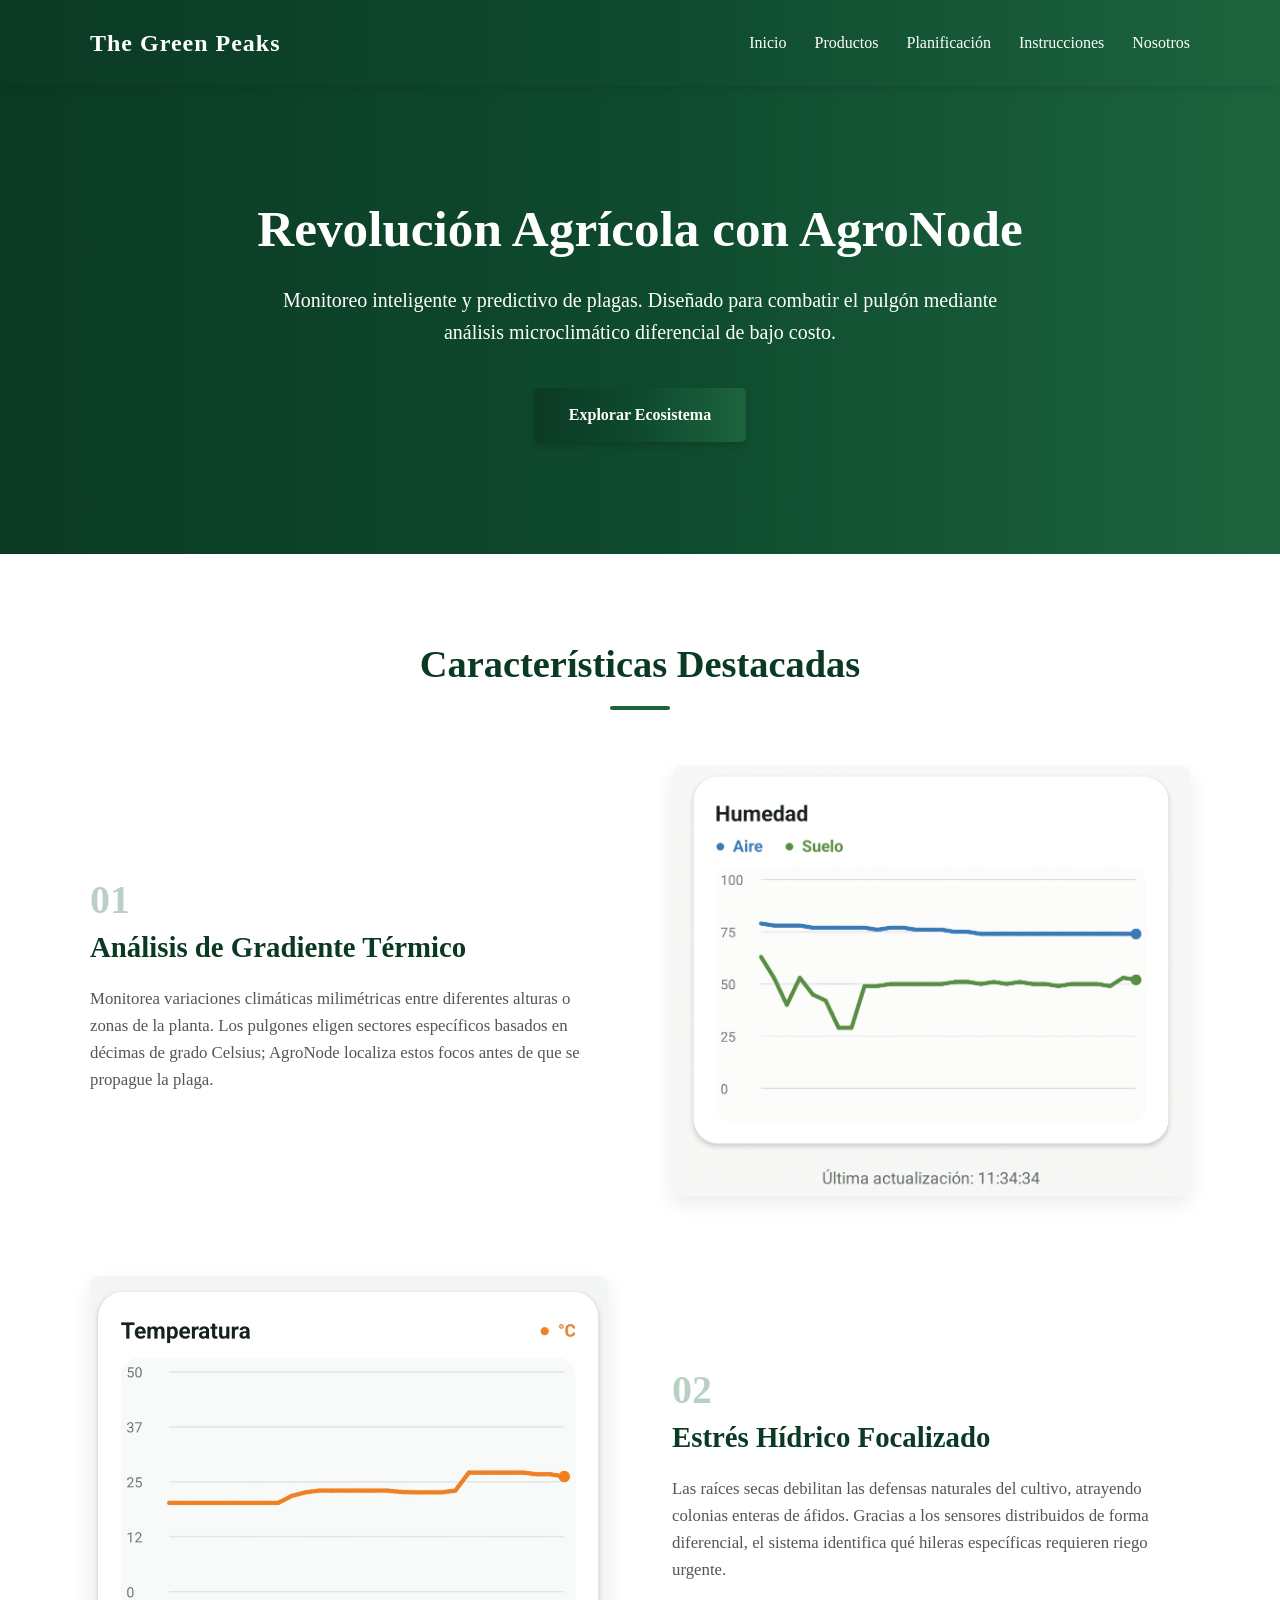
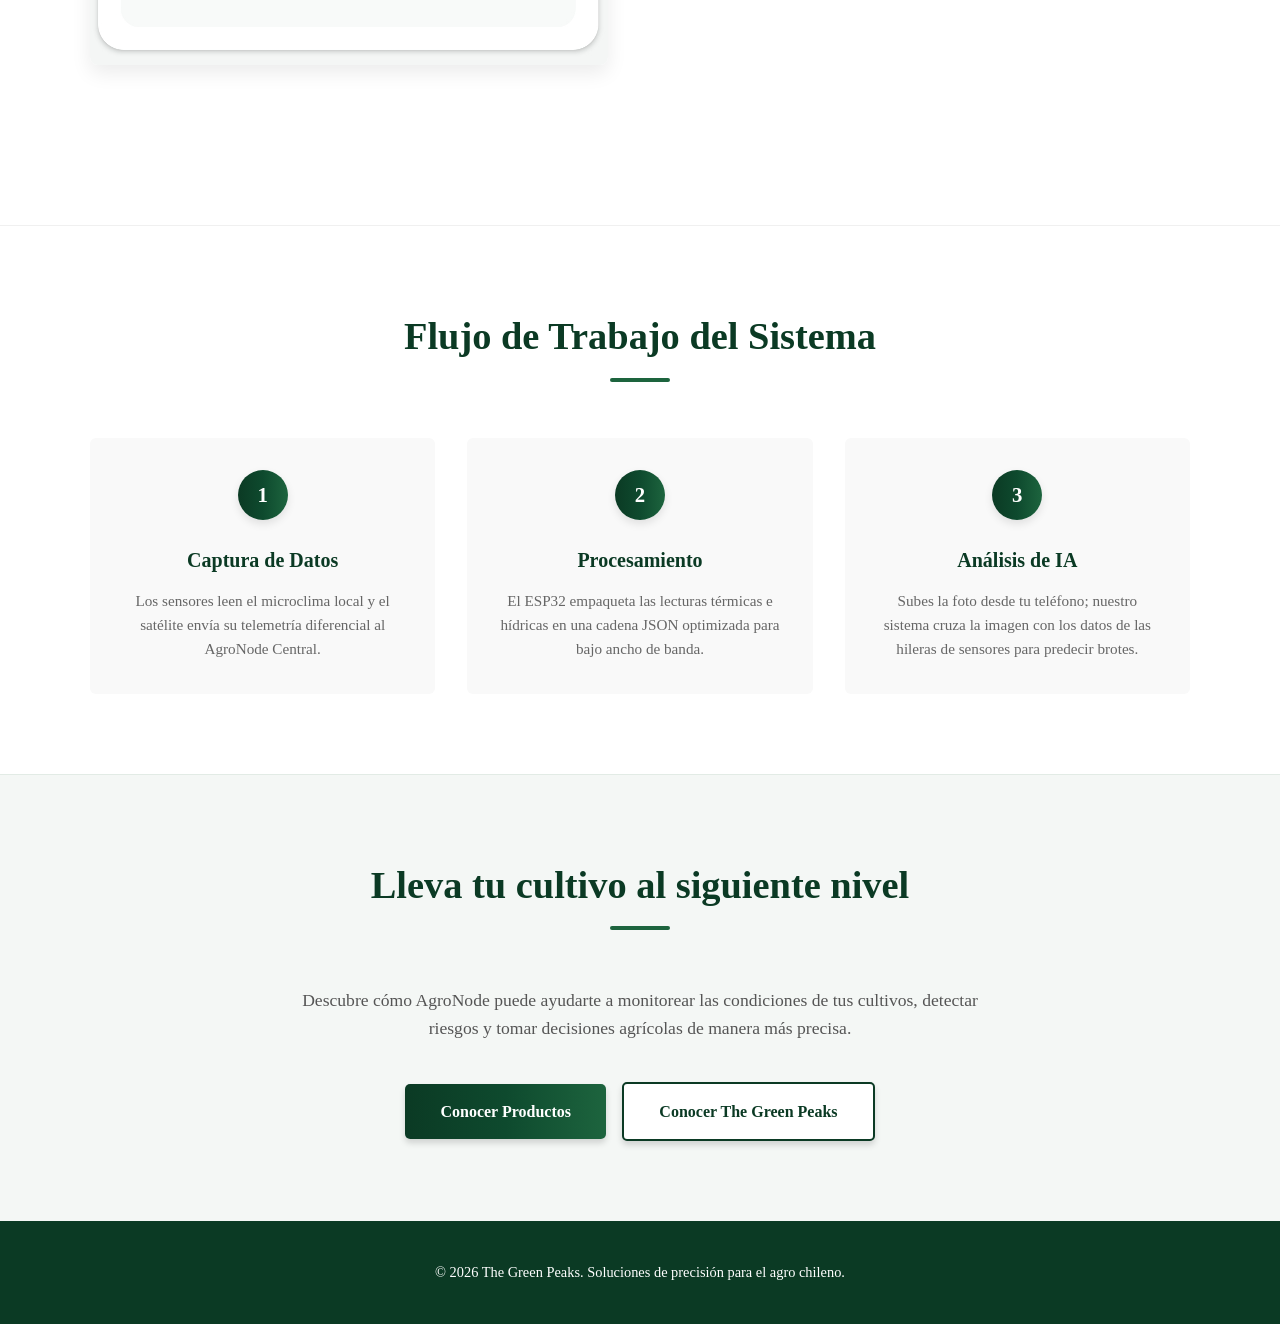
<file: index.html>
<!DOCTYPE html>
<html lang="es">
<head>
    <meta charset="UTF-8">
    <meta name="viewport" content="width=device-width, initial-scale=1.0">

    <title>The Green Peaks | AgroNode Precision</title>

    <!-- Google Fonts -->
    <link rel="preconnect" href="https://fonts.googleapis.com">
    <link rel="preconnect" href="https://fonts.gstatic.com" crossorigin>
    <link href="https://fonts.googleapis.com/css2?family=Montserrat:wght@400;500;600;700;800&display=swap" rel="stylesheet">

    <!-- CSS -->
    <link rel="stylesheet" href="style.css">
</head>

<body>

    <!-- ENCABEZADO / NAVEGACIÓN -->
    <header class="navbar">
        <div class="container nav-container">

            <div class="logo">
                The Green Peaks
            </div>

            <nav aria-label="Navegación principal">
                <a href="index.html">Inicio</a>
                <a href="productos.html">Productos</a>
                <a href="planificacion.html">Planificación</a>
                <a href="instrucciones.html">Instrucciones</a>
                <a href="nosotros.html">Nosotros</a>
            </nav>

        </div>
    </header>


    <!-- CONTENIDO PRINCIPAL -->
    <main>

        <!-- SECCIÓN 1: HERO -->
        <section class="hero">
            <div class="container">

                <h1 class="anim-fade-in">
                    Revolución Agrícola con AgroNode
                </h1>

                <p class="anim-fade-in">
                    Monitoreo inteligente y predictivo de plagas.
                    Diseñado para combatir el pulgón mediante análisis
                    microclimático diferencial de bajo costo.
                </p>

                <a href="productos.html" class="btn anim-fade-in">
                    Explorar Ecosistema
                </a>

            </div>
        </section>


        <!-- SECCIÓN 2: CARACTERÍSTICAS -->
        <section id="features" class="features-section">

            <div class="container">

                <h2 class="section-title reveal">
                    Características Destacadas
                </h2>

                <!-- Característica 01 -->
                <div class="feature-row reveal">

                    <div class="feature-text">

                        <span class="feature-number">
                            01
                        </span>

                        <h3>
                            Análisis de Gradiente Térmico
                        </h3>

                        <p>
                            Monitorea variaciones climáticas milimétricas
                            entre diferentes alturas o zonas de la planta.
                            Los pulgones eligen sectores específicos basados
                            en décimas de grado Celsius; AgroNode localiza
                            estos focos antes de que se propague la plaga.
                        </p>

                    </div>

                    <div class="feature-image-box">

                        <img
                            src="GraficoHumedadApp.jpg"
                            alt="Análisis de Gradiente Térmico"
                            class="feature-img"
                        >

                    </div>

                </div>


                <!-- Característica 02 -->
                <div class="feature-row reverse reveal">

                    <div class="feature-text">

                        <span class="feature-number">
                            02
                        </span>

                        <h3>
                            Estrés Hídrico Focalizado
                        </h3>

                        <p>
                            Las raíces secas debilitan las defensas naturales
                            del cultivo, atrayendo colonias enteras de áfidos.
                            Gracias a los sensores distribuidos de forma
                            diferencial, el sistema identifica qué hileras
                            específicas requieren riego urgente.
                        </p>

                    </div>

                    <div class="feature-image-box">

                        <img
                            src="GraficoTemperaturaApp.jpg"
                            alt="Detección de Estrés Hídrico"
                            class="feature-img"
                        >

                    </div>

                </div>

            </div>

        </section>


        <!-- SECCIÓN 3: FLUJO DE TRABAJO -->
        <section id="workflow" class="workflow-section">

            <div class="container">

                <h2 class="section-title reveal">
                    Flujo de Trabajo del Sistema
                </h2>

                <div class="workflow-grid">

                    <!-- Paso 1 -->
                    <div class="step reveal">

                        <div class="step-icon">
                            1
                        </div>

                        <h4>
                            Captura de Datos
                        </h4>

                        <p>
                            Los sensores leen el microclima local y el
                            satélite envía su telemetría diferencial
                            al AgroNode Central.
                        </p>

                    </div>


                    <!-- Paso 2 -->
                    <div class="step reveal">

                        <div class="step-icon">
                            2
                        </div>

                        <h4>
                            Procesamiento
                        </h4>

                        <p>
                            El ESP32 empaqueta las lecturas térmicas
                            e hídricas en una cadena JSON optimizada
                            para bajo ancho de banda.
                        </p>

                    </div>


                    <!-- Paso 3 -->
                    <div class="step reveal">

                        <div class="step-icon">
                            3
                        </div>

                        <h4>
                            Análisis de IA
                        </h4>

                        <p>
                            Subes la foto desde tu teléfono; nuestro
                            sistema cruza la imagen con los datos de
                            las hileras de sensores para predecir brotes.
                        </p>

                    </div>

                </div>

            </div>

        </section>


        <!-- SECCIÓN 4: LLAMADA A LA ACCIÓN -->
        <section id="contacto" class="contact-section">

            <div class="container">

                <h2 class="section-title reveal">
                    Lleva tu cultivo al siguiente nivel
                </h2>

                <p class="contact-text reveal">
                    Descubre cómo AgroNode puede ayudarte a monitorear
                    las condiciones de tus cultivos, detectar riesgos
                    y tomar decisiones agrícolas de manera más precisa.
                </p>

                <div class="contact-action reveal">

                    <a href="productos.html" class="btn">
                        Conocer Productos
                    </a>

                    <a href="nosotros.html" class="btn secondary-btn">
                        Conocer The Green Peaks
                    </a>

                </div>

            </div>

        </section>

    </main>


    <!-- PIE DE PÁGINA -->
    <footer>

        <div class="container">

            <p>
                &copy; 2026 The Green Peaks.
                Soluciones de precisión para el agro chileno.
            </p>

        </div>

    </footer>


    <!-- JavaScript -->
    <script src="script.js"></script>

</body>
</html>
</file>
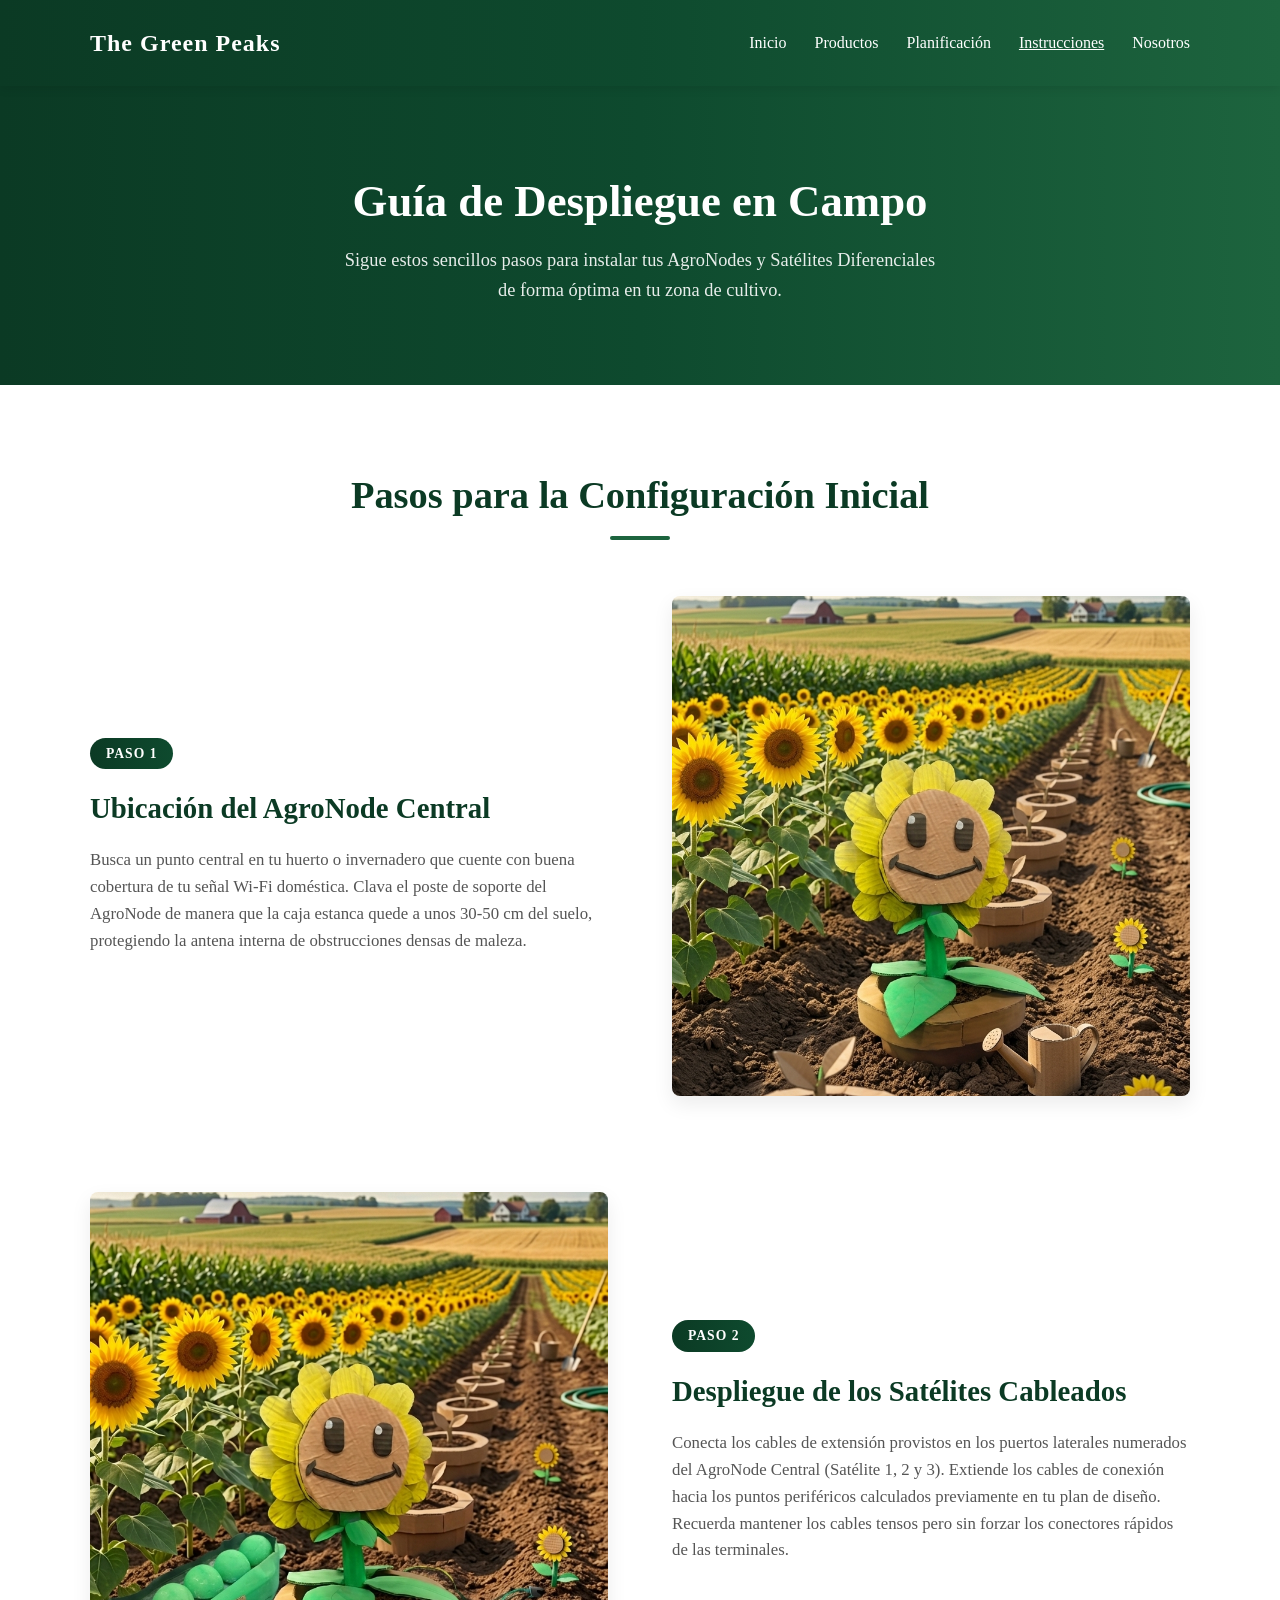
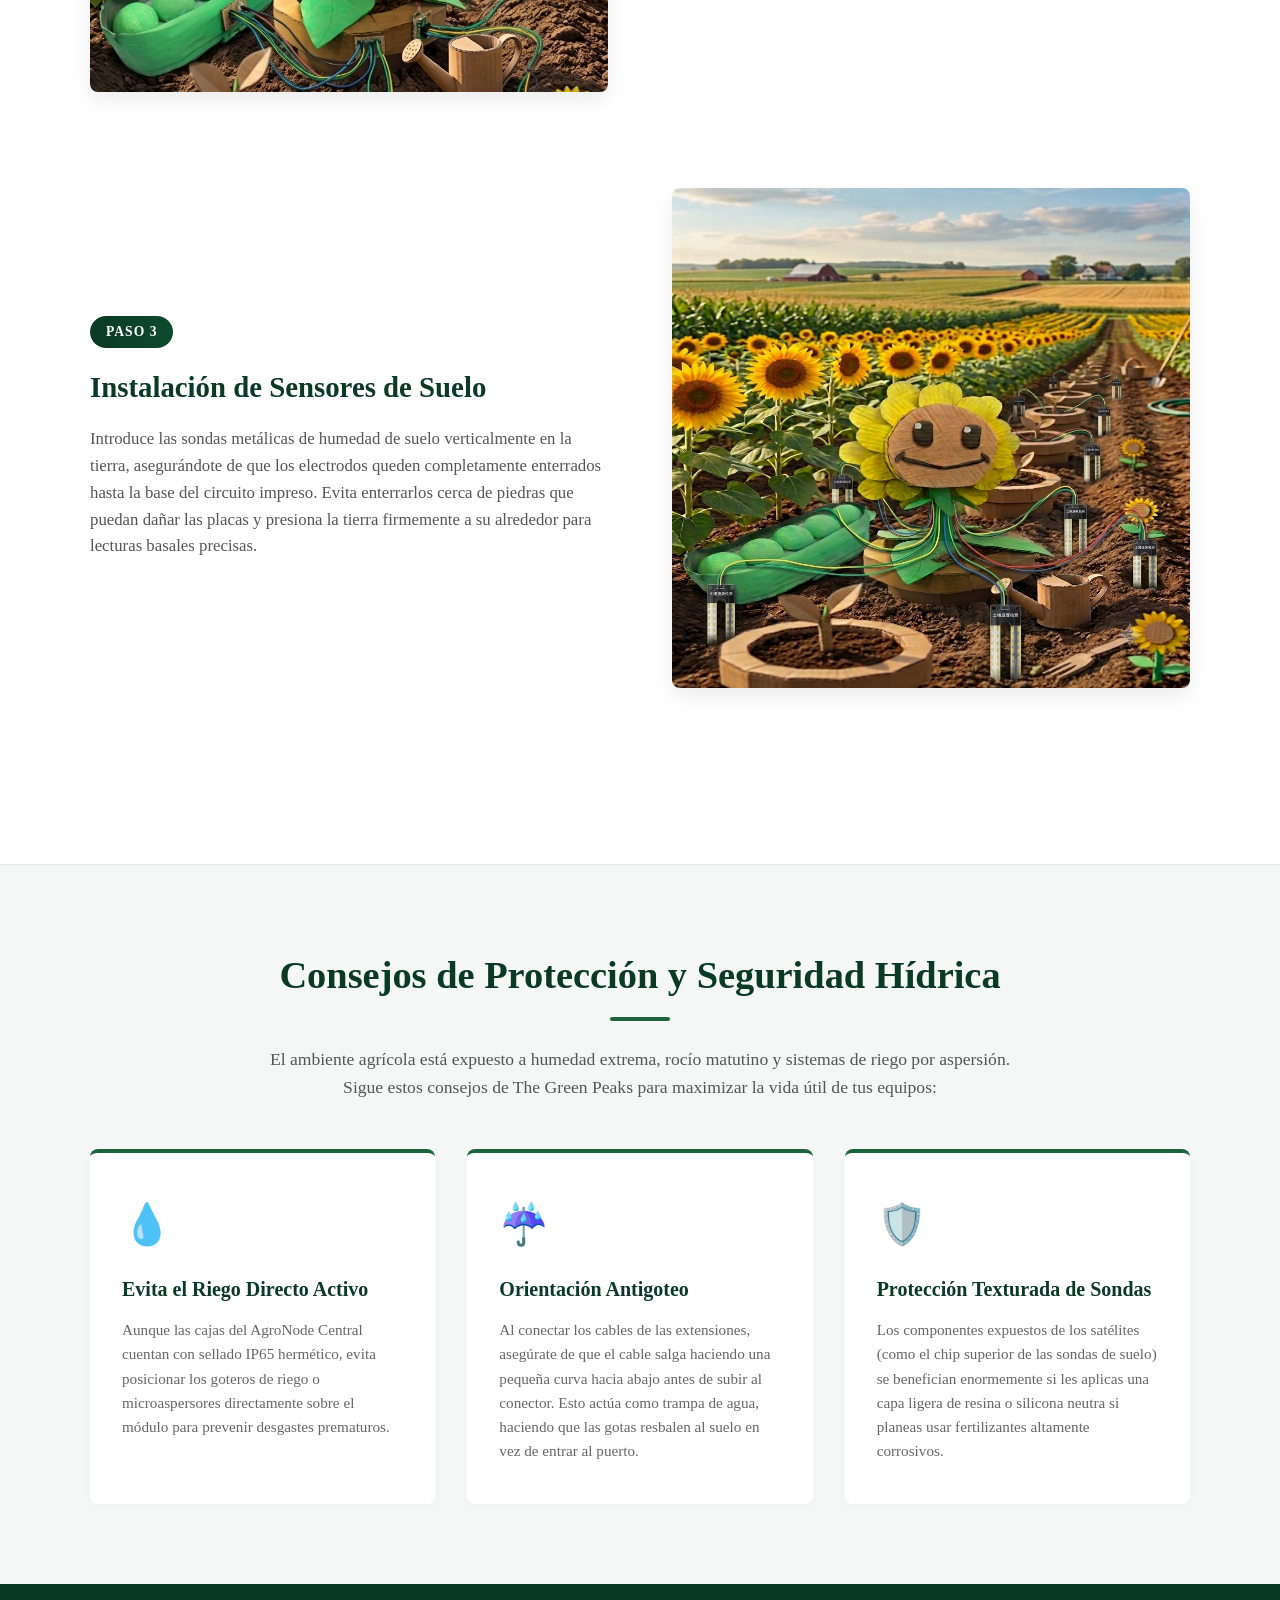
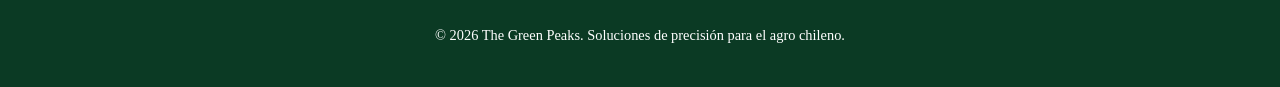
<file: instrucciones.html>
<!DOCTYPE html>
<html lang="es">
<head>
    <meta charset="UTF-8">
    <meta name="viewport" content="width=device-width, initial-scale=1.0">
    <title>Guía de Instalación | The Green Peaks</title>
    <link rel="stylesheet" href="style.css">
</head>
<body>

    <header class="navbar">
        <div class="container nav-container">
            <div class="logo">The Green Peaks</div>
            <nav>
                <a href="index.html">Inicio</a>
                <a href="productos.html">Productos</a>
                <a href="planificacion.html">Planificación</a>
                <a href="instrucciones.html" class="active">Instrucciones</a>
                <a href="nosotros.html">Nosotros</a>
            </nav>
        </div>
    </header>

    <section class="page-header">
        <div class="container">
            <h1>Guía de Despliegue en Campo</h1>
            <p>Sigue estos sencillos pasos para instalar tus AgroNodes y Satélites Diferenciales de forma óptima en tu zona de cultivo.</p>
        </div>
    </section>

    <!-- Pasos de Instalación -->
    <section class="instructions-section">
        <div class="container">
            <h2 class="section-title reveal">Pasos para la Configuración Inicial</h2>
            
            <!-- Paso 1 -->
            <div class="instruction-row reveal">
                <div class="ins-text">
                    <span class="ins-step-num">Paso 1</span>
                    <h3>Ubicación del AgroNode Central</h3>
                    <p>Busca un punto central en tu huerto o invernadero que cuente con buena cobertura de tu señal Wi-Fi doméstica. Clava el poste de soporte del AgroNode de manera que la caja estanca quede a unos 30-50 cm del suelo, protegiendo la antena interna de obstrucciones densas de maleza.</p>
                </div>
                <div class="ins-image-box">
                    <!-- Baseplate de imagen para ubicación central -->
                    <img src="CentralNodeField.png" alt="Ubicación del AgroNode Central" class="feature-img"
                    style="
                    height: 500px;
                    width: 500x;
                    ">
                </div>
            </div>

            <!-- Paso 2 -->
            <div class="instruction-row reverse reveal">
                <div class="ins-text">
                    <span class="ins-step-num">Paso 2</span>
                    <h3>Despliegue de los Satélites Cableados</h3>
                    <p>Conecta los cables de extensión provistos en los puertos laterales numerados del AgroNode Central (Satélite 1, 2 y 3). Extiende los cables de conexión hacia los puntos periféricos calculados previamente en tu plan de diseño. Recuerda mantener los cables tensos pero sin forzar los conectores rápidos de las terminales.</p>
                </div>
                <div class="ins-image-box">
                    <!-- Baseplate de imagen para cables y extensiones -->
                    <img src="centralnodesatellite.png" alt="Conexión de extensiones satelitales" class="feature-img"
                    style="
                    height: 500px;
                    width: 500x;
                    ">
                </div>
            </div>

            <!-- Paso 3 -->
            <div class="instruction-row reveal">
                <div class="ins-text">
                    <span class="ins-step-num">Paso 3</span>
                    <h3>Instalación de Sensores de Suelo</h3>
                    <p>Introduce las sondas metálicas de humedad de suelo verticalmente en la tierra, asegurándote de que los electrodos queden completamente enterrados hasta la base del circuito impreso. Evita enterrarlos cerca de piedras que puedan dañar las placas y presiona la tierra firmemente a su alrededor para lecturas basales precisas.</p>
                </div>
                <div class="ins-image-box">
                    <!-- Baseplate de imagen para el sensor de suelo enterrado -->
                    <img src="NodesHumiditySensorField.png" alt="Instalación de sensores en suelo" class="feature-img" 
                    style="
                    height: 500px;
                    width: 500x;
                    ">
                </div>
            </div>
        </div>
    </section>

    <!-- Sección de Tips de Seguridad y Mantenimiento contra el Agua -->
    <section class="tips-section reveal">
        <div class="container">
            <h2 class="section-title">Consejos de Protección y Seguridad Hídrica</h2>
            <p class="tips-intro">El ambiente agrícola está expuesto a humedad extrema, rocío matutino y sistemas de riego por aspersión. Sigue estos consejos de The Green Peaks para maximizar la vida útil de tus equipos:</p>
            
            <div class="tips-grid">
                <div class="tip-card">
                    <div class="tip-icon-box">💧</div>
                    <h4>Evita el Riego Directo Activo</h4>
                    <p>Aunque las cajas del AgroNode Central cuentan con sellado IP65 hermético, evita posicionar los goteros de riego o microaspersores directamente sobre el módulo para prevenir desgastes prematuros.</p>
                </div>
                
                <div class="tip-card">
                    <div class="tip-icon-box">☔</div>
                    <h4>Orientación Antigoteo</h4>
                    <p>Al conectar los cables de las extensiones, asegúrate de que el cable salga haciendo una pequeña curva hacia abajo antes de subir al conector. Esto actúa como trampa de agua, haciendo que las gotas resbalen al suelo en vez de entrar al puerto.</p>
                </div>

                <div class="tip-card">
                    <div class="tip-icon-box">🛡️</div>
                    <h4>Protección Texturada de Sondas</h4>
                    <p>Los componentes expuestos de los satélites (como el chip superior de las sondas de suelo) se benefician enormemente si les aplicas una capa ligera de resina o silicona neutra si planeas usar fertilizantes altamente corrosivos.</p>
                </div>
            </div>
        </div>
    </section>

    <footer>
        <div class="container">
            <p>&copy; 2026 The Green Peaks. Soluciones de precisión para el agro chileno.</p>
        </div>
    </footer>

    <script src="script.js"></script>
</body>
</html>
</file>
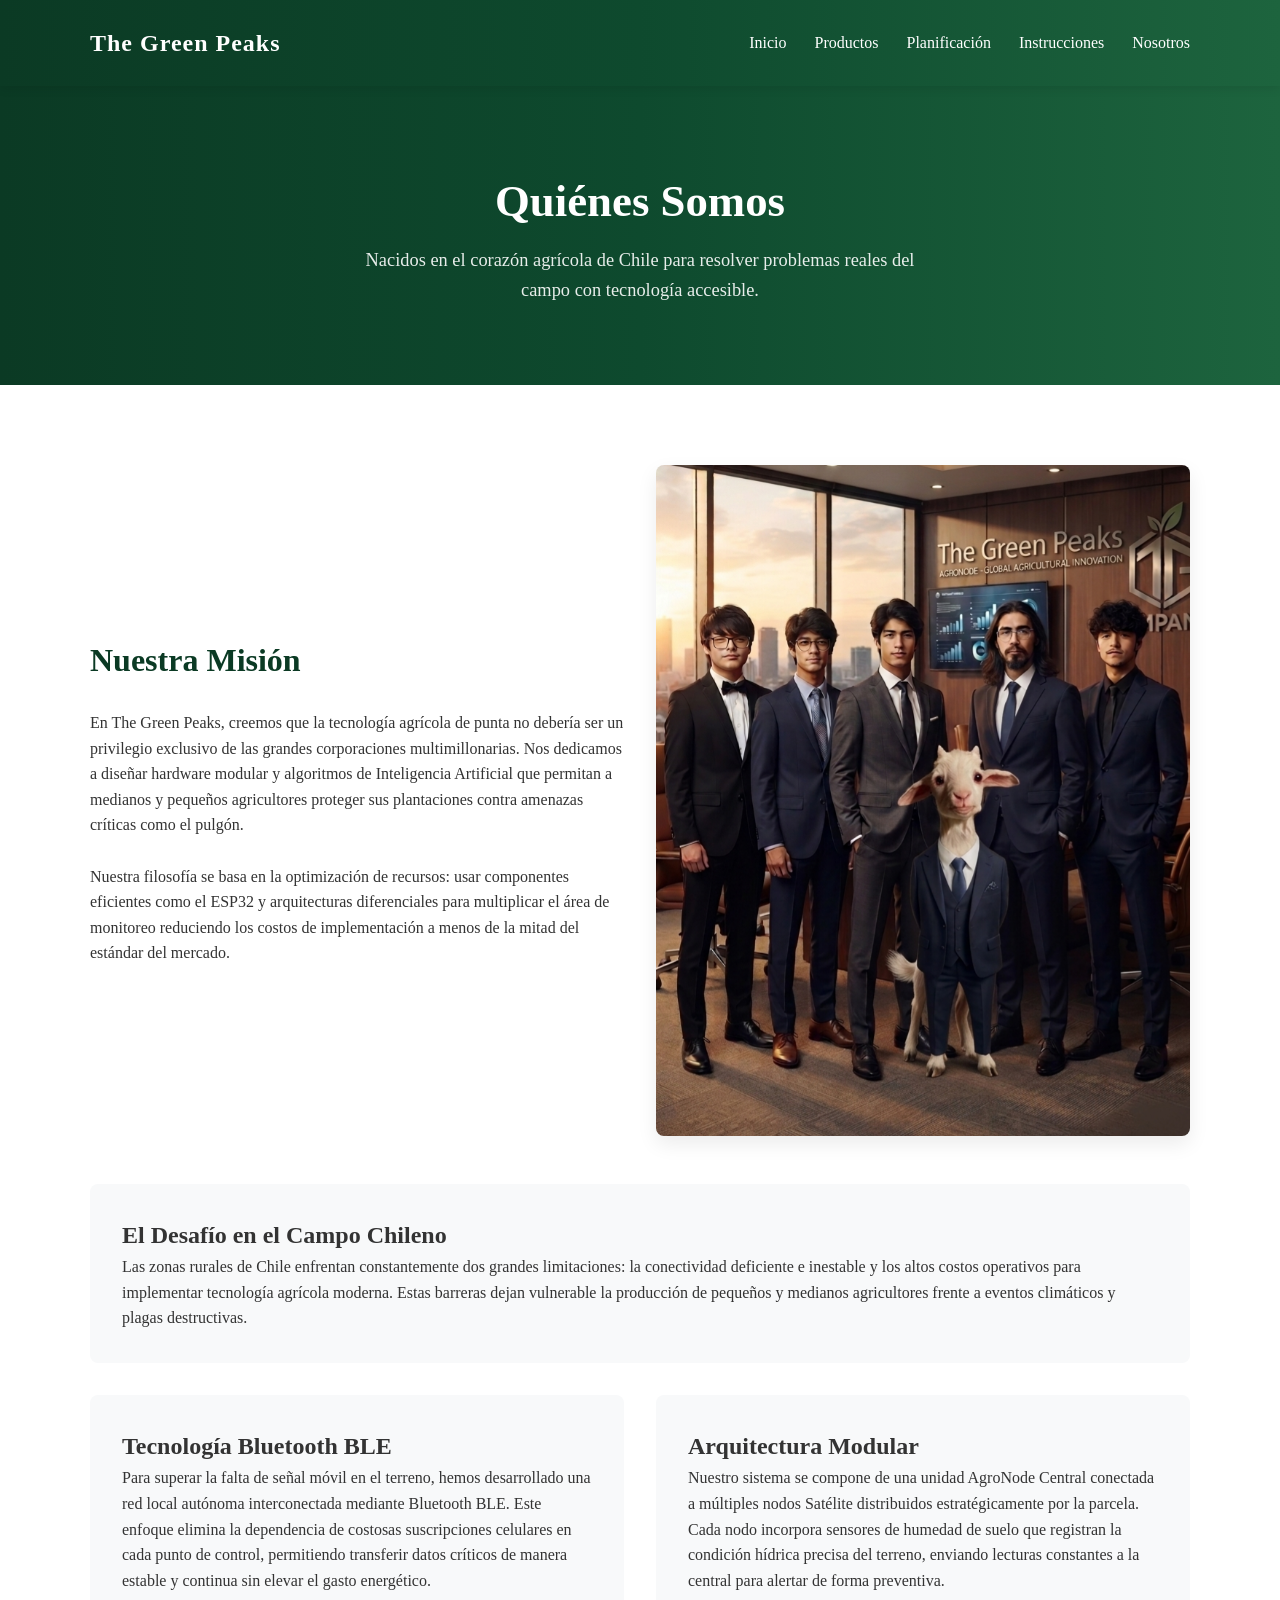
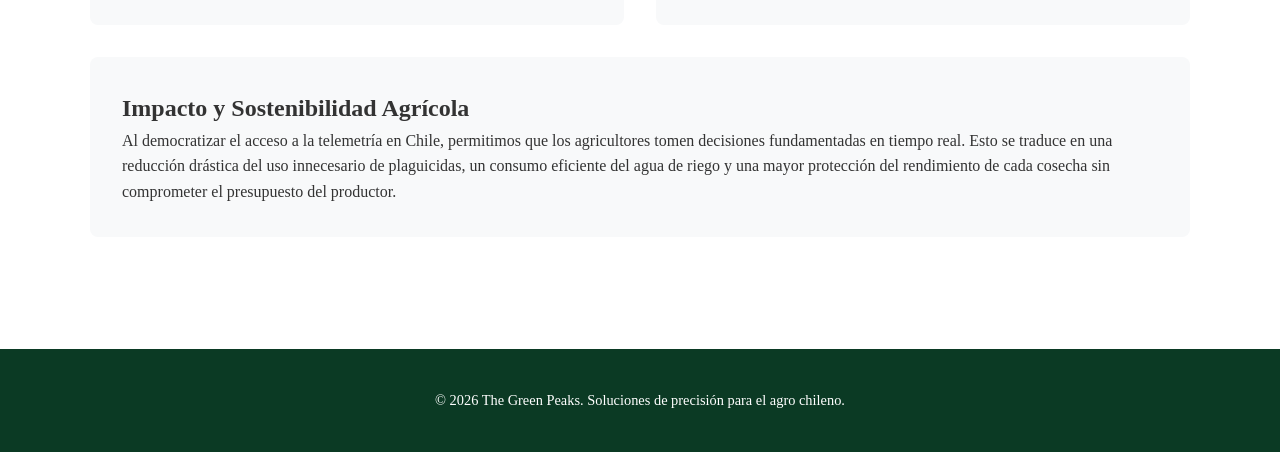
<file: nosotros.html>
<!DOCTYPE html>
<html lang="es">
<head>
    <meta charset="UTF-8">
    <meta name="viewport" content="width=device-width, initial-scale=1.0">
    <title>Nosotros | The Green Peaks</title>
    <link rel="stylesheet" href="style.css">
    <style>
        /* Custom layout adjustments to fill space dynamically */
        .about-hero-grid {
            display: grid;
            grid-template-columns: 1fr 1fr;
            gap: 2rem;
            align-items: center;
            margin-bottom: 3rem;
        }

        .full-width-card {
            width: 100%;
            background: #f8f9fa;
            padding: 2rem;
            border-radius: 8px;
            margin-bottom: 2rem;
            box-sizing: border-box;
        }

        .two-column-grid {
            display: grid;
            grid-template-columns: 1fr 1fr;
            gap: 2rem;
            margin-bottom: 2rem;
        }

        .card-box {
            background: #f8f9fa;
            padding: 2rem;
            border-radius: 8px;
            box-sizing: border-box;
        }

        @media (max-width: 768px) {
            .about-hero-grid, .two-column-grid {
                grid-template-columns: 1fr;
            }
        }
    </style>
</head>
<body>

    <header class="navbar">
        <div class="container nav-container">
            <div class="logo">The Green Peaks</div>
            <nav>
                <a href="index.html">Inicio</a>
                <a href="productos.html">Productos</a>
                <a href="planificacion.html">Planificación</a>
                <a href="instrucciones.html">Instrucciones</a>
                <a href="nosotros.html">Nosotros</a>
            </nav>
        </div>
    </header>

    <section class="page-header">
        <div class="container">
            <h1>Quiénes Somos</h1>
            <p>Nacidos en el corazón agrícola de Chile para resolver problemas reales del campo con tecnología accesible.</p>
        </div>
    </section>

    <section class="about-section">
        <div class="container">
            
            <div class="about-hero-grid">
                <div class="about-text reveal">
                    <h2>Nuestra Misión</h2>
                    <p>En The Green Peaks, creemos que la tecnología agrícola de punta no debería ser un privilegio exclusivo de las grandes corporaciones multimillonarias. Nos dedicamos a diseñar hardware modular y algoritmos de Inteligencia Artificial que permitan a medianos y pequeños agricultores proteger sus plantaciones contra amenazas críticas como el pulgón.</p>
                    <br>
                    <p>Nuestra filosofía se basa en la optimización de recursos: usar componentes eficientes como el ESP32 y arquitecturas diferenciales para multiplicar el área de monitoreo reduciendo los costos de implementación a menos de la mitad del estándar del mercado.</p>
                </div>
                <div class="about-image reveal">
                    <img src="nosotrosimagen.png" alt="Equipo de The Green Peaks" class="feature-img">
                </div>
            </div>

            <div class="full-width-card reveal">
                <h2>El Desafío en el Campo Chileno</h2>
                <p>Las zonas rurales de Chile enfrentan constantemente dos grandes limitaciones: la conectividad deficiente e inestable y los altos costos operativos para implementar tecnología agrícola moderna. Estas barreras dejan vulnerable la producción de pequeños y medianos agricultores frente a eventos climáticos y plagas destructivas.</p>
            </div>

            <div class="two-column-grid">
                <div class="card-box reveal">
                    <h2>Tecnología Bluetooth BLE</h2>
                    <p>Para superar la falta de señal móvil en el terreno, hemos desarrollado una red local autónoma interconectada mediante Bluetooth BLE. Este enfoque elimina la dependencia de costosas suscripciones celulares en cada punto de control, permitiendo transferir datos críticos de manera estable y continua sin elevar el gasto energético.</p>
                </div>

                <div class="card-box reveal">
                    <h2>Arquitectura Modular</h2>
                    <p>Nuestro sistema se compone de una unidad AgroNode Central conectada a múltiples nodos Satélite distribuidos estratégicamente por la parcela. Cada nodo incorpora sensores de humedad de suelo que registran la condición hídrica precisa del terreno, enviando lecturas constantes a la central para alertar de forma preventiva.</p>
                </div>
            </div>

            <div class="full-width-card reveal">
                <h2>Impacto y Sostenibilidad Agrícola</h2>
                <p>Al democratizar el acceso a la telemetría en Chile, permitimos que los agricultores tomen decisiones fundamentadas en tiempo real. Esto se traduce en una reducción drástica del uso innecesario de plaguicidas, un consumo eficiente del agua de riego y una mayor protección del rendimiento de cada cosecha sin comprometer el presupuesto del productor.</p>
            </div>

        </div>
    </section>

    <footer>
        <div class="container">
            <p>&copy; 2026 The Green Peaks. Soluciones de precisión para el agro chileno.</p>
        </div>
    </footer>

    <script src="script.js"></script>
</body>
</html>
</file>
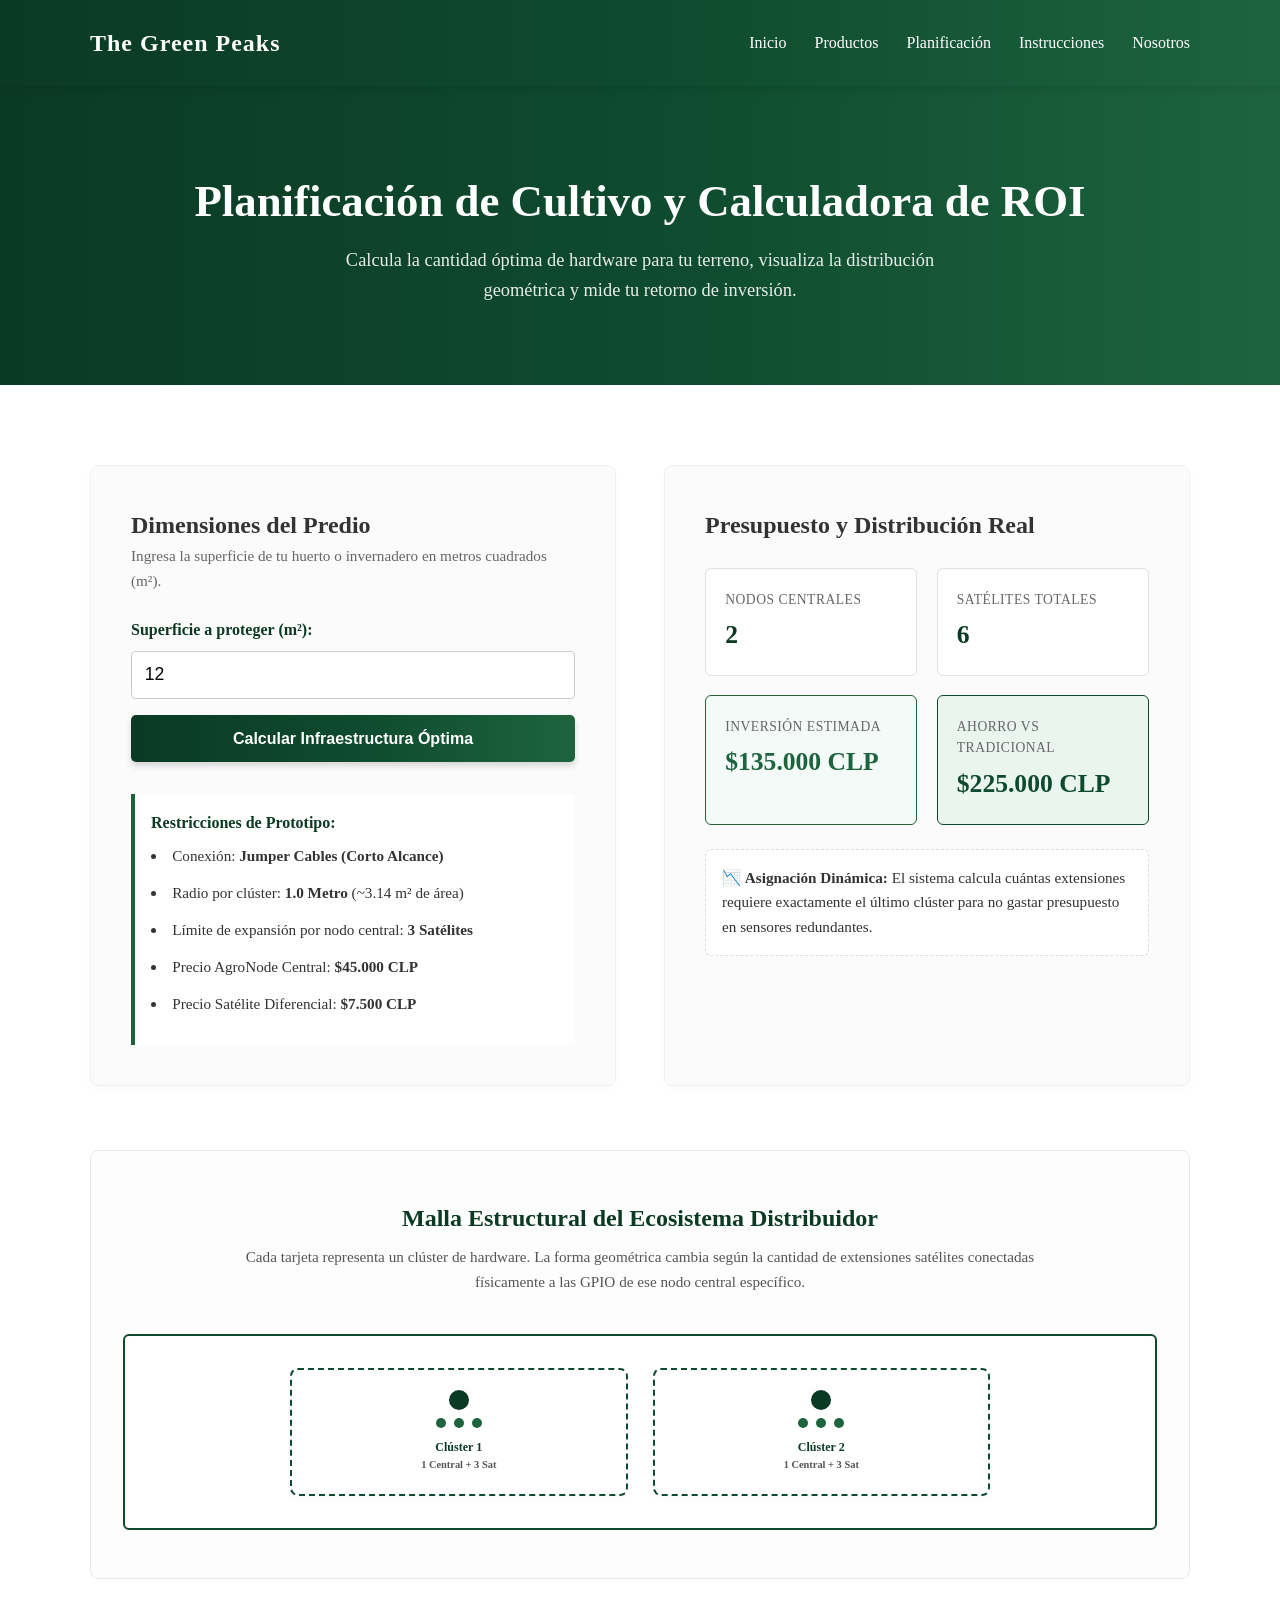
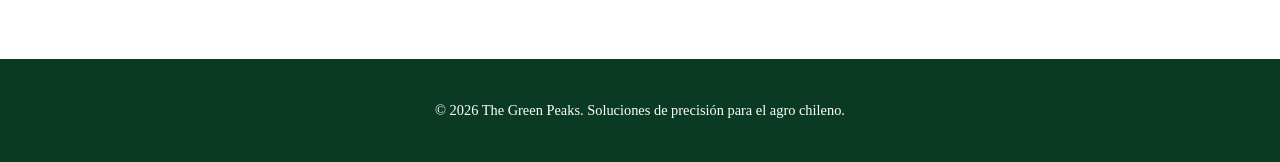
<file: planificacion.html>
<!DOCTYPE html>
<html lang="es">
<head>
    <meta charset="UTF-8">
    <meta name="viewport" content="width=device-width, initial-scale=1.0">
    <title>Planificación y ROI | The Green Peaks</title>
    <link rel="stylesheet" href="style.css">
</head>
<body>

    <header class="navbar">
        <div class="container nav-container">
            <div class="logo">The Green Peaks</div>
            <nav>
                <a href="index.html">Inicio</a>
                <a href="productos.html">Productos</a>
                <a href="planificacion.html">Planificación</a>
                <a href="instrucciones.html">Instrucciones</a>
                <a href="nosotros.html">Nosotros</a>
            </nav>

        </div>
    </header>

    <section class="page-header">
        <div class="container">
            <h1>Planificación de Cultivo y Calculadora de ROI</h1>
            <p>Calcula la cantidad óptima de hardware para tu terreno, visualiza la distribución geométrica y mide tu retorno de inversión.</p>
        </div>
    </section>

    <section class="calculator-section">
        <div class="container">
            <div class="calc-grid">
                
                <!-- Formulario de Entrada -->
                <div class="calc-form reveal">
                    <h2>Dimensiones del Predio</h2>
                    <p class="subtitle">Ingresa la superficie de tu huerto o invernadero en metros cuadrados (m²).</p>
                    
                    <div class="input-group">
                        <label for="sqmeters">Superficie a proteger (m²):</label>
                        <input type="number" id="sqmeters" value="12" min="1" step="1">
                    </div>
                    
                    <button class="btn" id="calc-btn" style="width: 100%; margin-top: 1rem;">Calcular Infraestructura Óptima</button>

                    <div class="specs-box">
                        <h4>Restricciones de Prototipo:</h4>
                        <ul>
                            <li>Conexión: <strong>Jumper Cables (Corto Alcance)</strong></li>
                            <li>Radio por clúster: <strong>1.0 Metro</strong> (~3.14 m² de área)</li>
                            <li>Límite de expansión por nodo central: <strong>3 Satélites</strong></li>
                            <li>Precio AgroNode Central: <strong>$45.000 CLP</strong></li>
                            <li>Precio Satélite Diferencial: <strong>$7.500 CLP</strong></li>
                        </ul>
                    </div>
                </div>

                <!-- Resultados Financieros y Técnicos -->
                <div class="calc-results reveal">
                    <h2>Presupuesto y Distribución Real</h2>
                    <div class="results-grid">
                        <div class="result-card">
                            <span class="res-label">Nodos Centrales</span>
                            <span class="res-value" id="res-nodes">--</span>
                        </div>
                        <div class="result-card">
                            <span class="res-label">Satélites Totales</span>
                            <span class="res-value" id="res-satellites">--</span>
                        </div>
                        <div class="result-card highlight">
                            <span class="res-label">Inversión Estimada</span>
                            <span class="res-value" id="res-cost">--</span>
                        </div>
                        <div class="result-card savings">
                            <span class="res-label">Ahorro vs Tradicional</span>
                            <span class="res-value" id="res-savings">--</span>
                        </div>
                    </div>
                    <p class="roi-text">📉 <strong>Asignación Dinámica:</strong> El sistema calcula cuántas extensiones requiere exactamente el último clúster para no gastar presupuesto en sensores redundantes.</p>
                </div>

            </div>

            <!-- Gráfico / Diagrama de distribución -->
            <div class="visual-layout-box reveal">
                <h2>Malla Estructural del Ecosistema Distribuidor</h2>
                <p>Cada tarjeta representa un clúster de hardware. La forma geométrica cambia según la cantidad de extensiones satélites conectadas físicamente a las GPIO de ese nodo central específico.</p>
                
                <div class="grid-container">
                    <div class="mesh-grid" id="mesh-grid">
                        <!-- Generado dinámicamente por JavaScript -->
                    </div>
                </div>
            </div>

        </div>
    </section>

    <footer>
        <div class="container">
            <p>&copy; 2026 The Green Peaks. Soluciones de precisión para el agro chileno.</p>
        </div>
    </footer>

    <script src="script.js"></script>
</body>
</html>
</file>
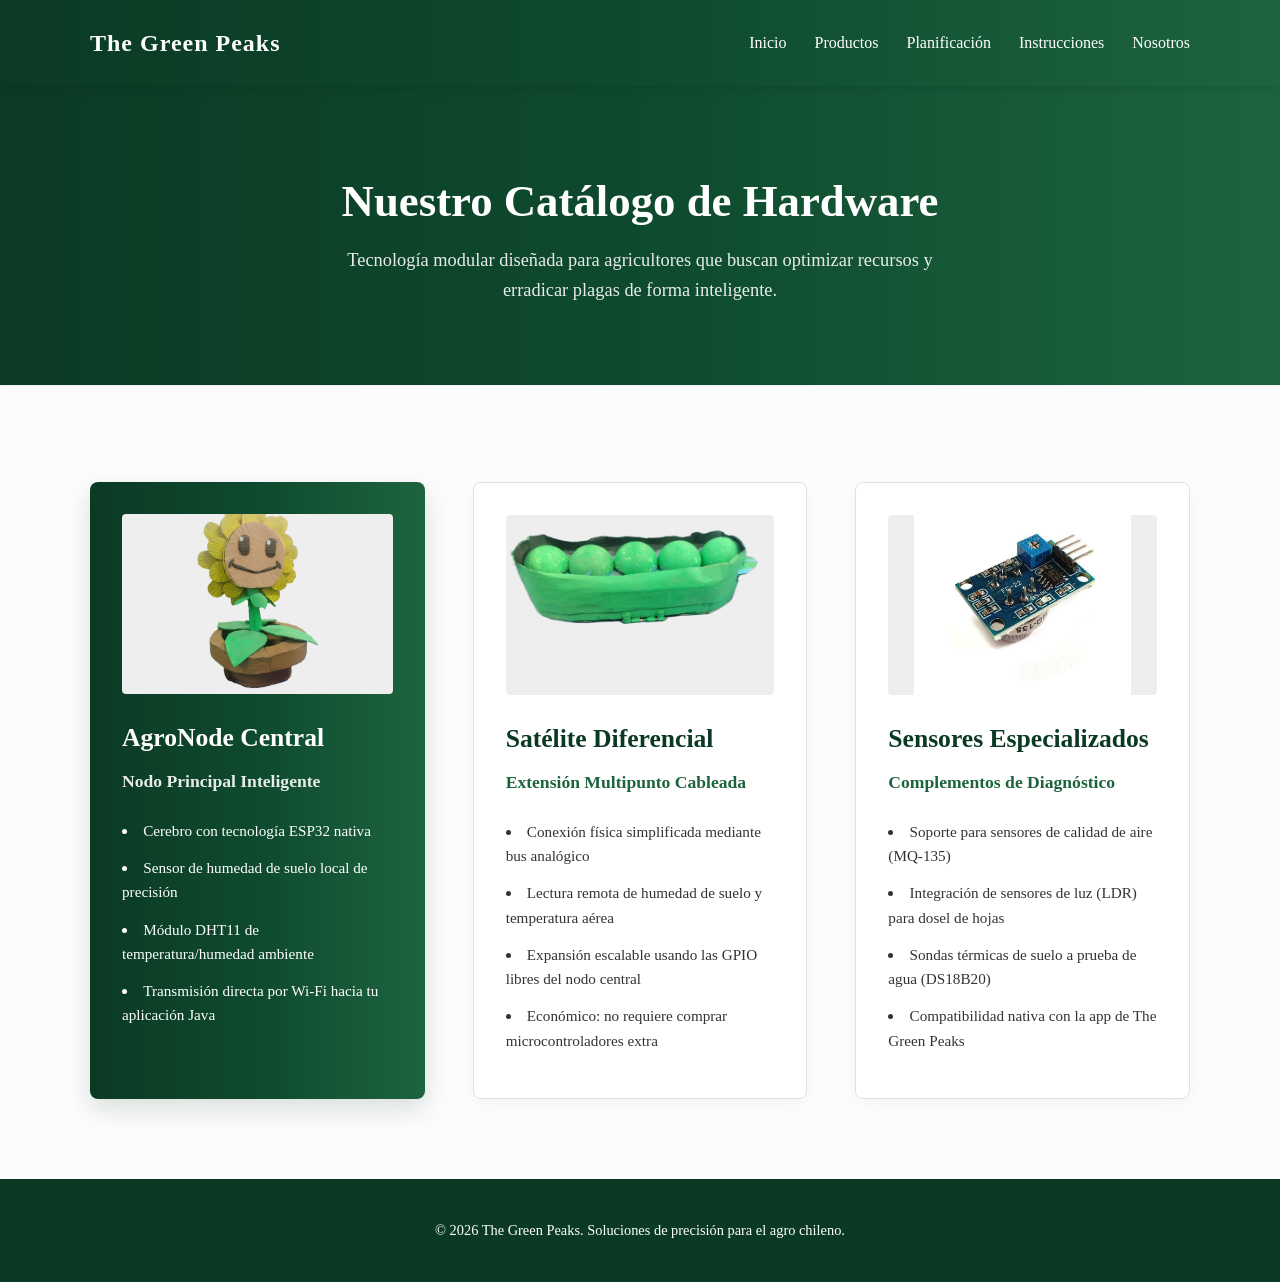
<file: productos.html>
<!DOCTYPE html>
<html lang="es">
<head>
    <meta charset="UTF-8">
    <meta name="viewport" content="width=device-width, initial-scale=1.0">
    <title>Productos | The Green Peaks</title>
    <link rel="stylesheet" href="style.css">
</head>
<body>

    <header class="navbar">
        <div class="container nav-container">
            <div class="logo">The Green Peaks</div>
            <nav>
                <a href="index.html">Inicio</a>
                <a href="productos.html">Productos</a>
                <a href="planificacion.html">Planificación</a>
                <a href="instrucciones.html">Instrucciones</a>
                <a href="nosotros.html">Nosotros</a>
            </nav>

        </div>
    </header>

    <section class="page-header">
        <div class="container">
            <h1>Nuestro Catálogo de Hardware</h1>
            <p>Tecnología modular diseñada para agricultores que buscan optimizar recursos y erradicar plagas de forma inteligente.</p>
        </div>
    </section>

    <section class="products-section">
        <div class="container">
            <div class="grid">
                <!-- AgroNode Central -->
                <div class="card premium reveal">
                    <div class="card-image-placeholder">
                        <img src="AgroNodeCentral.png" alt="AgroNode Central">
                    </div>
                    <h3>AgroNode Central</h3>
                    <p class="price">Nodo Principal Inteligente</p>
                    <ul>
                        <li>Cerebro con tecnología ESP32 nativa</li>
                        <li>Sensor de humedad de suelo local de precisión</li>
                        <li>Módulo DHT11 de temperatura/humedad ambiente</li>
                        <li>Transmisión directa por Wi-Fi hacia tu aplicación Java</li>
                    </ul>
                </div>

                <!-- Satélite Diferencial -->
                <div class="card reveal">
                    <div class="card-image-placeholder">
                        <img src="AgroNodeSatellite.png" alt="Satélite Diferencial">
                    </div>
                    <h3>Satélite Diferencial</h3>
                    <p class="price">Extensión Multipunto Cableada</p>
                    <ul>
                        <li>Conexión física simplificada mediante bus analógico</li>
                        <li>Lectura remota de humedad de suelo y temperatura aérea</li>
                        <li>Expansión escalable usando las GPIO libres del nodo central</li>
                        <li>Económico: no requiere comprar microcontroladores extra</li>
                    </ul>
                </div>

                <!-- Kit de Expansión Avanzado -->
                <div class="card reveal">
                    <div class="card-image-placeholder">
                        <img src="mq135.jpg" alt="Accesorios">
                    </div>
                    <h3>Sensores Especializados</h3>
                    <p class="price">Complementos de Diagnóstico</p>
                    <ul>
                        <li>Soporte para sensores de calidad de aire (MQ-135)</li>
                        <li>Integración de sensores de luz (LDR) para dosel de hojas</li>
                        <li>Sondas térmicas de suelo a prueba de agua (DS18B20)</li>
                        <li>Compatibilidad nativa con la app de The Green Peaks</li>
                    </ul>
                </div>
            </div>
        </div>
    </section>

    <footer>
        <div class="container">
            <p>&copy; 2026 The Green Peaks. Soluciones de precisión para el agro chileno.</p>
        </div>
    </footer>

    <script src="script.js"></script>
</body>
</html>
</file>
<file: style.css>
/* Reset general */
* {
    margin: 0;
    padding: 0;
    box-sizing: border-box;
    font-family: 'Montserrat'sans-serif;
    scroll-behavior: smooth;
}

body {
    background-color: #ffffff;
    color: #333333;
    line-height: 1.6;
}

.container {
    width: 90%;
    max-width: 1100px;
    margin: 0 auto;
}

/* El degradado solicitado por el usuario */
.navbar, .hero, .btn, .card.premium, .step-icon {
    background: linear-gradient(to right, #0B3A24, #0E4A2E, #1D643E);
}

/* Barra de navegación */
.navbar {
    padding: 1.5rem 0;
    color: #ffffff;
    position: sticky;
    top: 0;
    z-index: 1000;
    box-shadow: 0 2px 10px rgba(0,0,0,0.1);
}

.nav-container {
    display: flex;
    justify-content: space-between;
    align-items: center;
}

.logo {
    font-size: 1.5rem;
    font-weight: bold;
    letter-spacing: 1px;
}

nav a {
    color: #ffffff;
    text-decoration: none;
    margin-left: 1.5rem;
    font-weight: 500;
    transition: opacity 0.3s;
}

nav a:hover {
    opacity: 0.8;
}

/* Sección Hero */
.hero {
    color: #ffffff;
    text-align: center;
    padding: 7rem 0;
}

.hero h1 {
    font-size: 3.2rem;
    margin-bottom: 1.5rem;
    line-height: 1.2;
}

.hero p {
    font-size: 1.25rem;
    max-width: 750px;
    margin: 0 auto 2.5rem auto;
    opacity: 0.9;
}

/* Botones */
.btn {
    display: inline-block;
    color: #ffffff;
    padding: 0.9rem 2.2rem;
    text-decoration: none;
    border-radius: 5px;
    border: none;
    font-weight: bold;
    font-size: 1rem;
    cursor: pointer;
    box-shadow: 0 4px 6px rgba(0, 0, 0, 0.15);
    transition: transform 0.2s, box-shadow 0.2s;
}

.btn:hover {
    transform: translateY(-2px);
    box-shadow: 0 6px 12px rgba(0, 0, 0, 0.2);
}

/* Sección de Características (Features) */
.features-section {
    padding: 5rem 0;
    background-color: #ffffff;
}

.section-title {
    text-align: center;
    font-size: 2.4rem;
    margin-bottom: 3.5rem;
    color: #0B3A24;
    position: relative;
}

.section-title::after {
    content: '';
    display: block;
    width: 60px;
    height: 4px;
    background: #1D643E;
    margin: 10px auto 0 auto;
    border-radius: 2px;
}

.feature-row {
    display: flex;
    align-items: center;
    gap: 4rem;
    margin-bottom: 5rem;
}

.feature-row.reverse {
    flex-direction: row-reverse;
}

.feature-text {
    flex: 1;
}

.feature-number {
    font-size: 2.5rem;
    font-weight: 800;
    color: #1D643E;
    opacity: 0.3;
    display: block;
    margin-bottom: -0.5rem;
}

.feature-text h3 {
    font-size: 1.8rem;
    color: #0B3A24;
    margin-bottom: 1rem;
}

.feature-text p {
    color: #555555;
    font-size: 1.05rem;
}

.feature-image-box {
    flex: 1;
}

.feature-img {
    width: 100%;
    height: auto;
    border-radius: 8px;
    box-shadow: 0 8px 20px rgba(0,0,0,0.08);
    display: block;
    object-fit: cover;
}

/* Cuadrícula de Productos */
.products-section {
    padding: 5rem 0;
    background-color: #fcfcfc;
    border-top: 1px solid #f0f0f0;
}

.grid {
    display: grid;
    grid-template-columns: repeat(auto-fit, minmax(320px, 1fr));
    gap: 3rem;
    margin-top: 1rem;
}

.card {
    background: #ffffff;
    border: 1px solid #e0e0e0;
    border-radius: 8px;
    padding: 2rem;
    box-shadow: 0 4px 15px rgba(0,0,0,0.03);
    transition: transform 0.3s;
}

.card:hover {
    transform: translateY(-5px);
}

.card.premium {
    color: #ffffff;
    border: none;
    box-shadow: 0 10px 25px rgba(11, 58, 36, 0.15);
}

.card-image-placeholder {
    width: 100%;
    height: 180px;
    margin-bottom: 1.5rem;
    border-radius: 4px;
    overflow: hidden;
    background-color: #eee;
}

.card-image-placeholder img {
    width: 100%;
    height: 100%;
    object-fit: contain;
    object-position: top center;
}

.card h3 {
    font-size: 1.6rem;
    margin-bottom: 0.5rem;
    color: #0B3A24;
}

.card.premium h3 {
    color: #ffffff;
}

.price {
    font-weight: 600;
    margin-bottom: 1.5rem;
    font-size: 1.1rem;
    color: #1D643E;
}

.card.premium .price {
    color: #ffffff;
    opacity: 0.9;
}

ul {
    list-style-position: inside;
}

li {
    margin-bottom: 0.8rem;
    font-size: 0.95rem;
}

/* Sección de Flujo de Trabajo (Workflow) */
.workflow-section {
    padding: 5rem 0;
    background-color: #ffffff;
    text-align: center;
    border-top: 1px solid #f0f0f0;
}

.workflow-intro {
    max-width: 600px;
    margin: -2rem auto 3rem auto;
    color: #666;
    font-size: 1.1rem;
}

.workflow-grid {
    display: flex;
    justify-content: space-between;
    gap: 2rem;
    flex-wrap: wrap;
}

.step {
    flex: 1;
    min-width: 250px;
    padding: 2rem;
    background: #f9f9f9;
    border-radius: 6px;
}

.step-icon {
    width: 50px;
    height: 50px;
    border-radius: 50%;
    color: white;
    font-weight: bold;
    font-size: 1.3rem;
    display: flex;
    align-items: center;
    justify-content: center;
    margin: 0 auto 1.5rem auto;
    box-shadow: 0 4px 8px rgba(0,0,0,0.1);
}

.step h4 {
    font-size: 1.25rem;
    color: #0B3A24;
    margin-bottom: 0.8rem;
}

.step p {
    color: #666666;
    font-size: 0.95rem;
}

/* Footer */
footer {
    background-color: #0B3A24;
    color: #ffffff;
    text-align: center;
    padding: 2.5rem 0;
    font-size: 0.9rem;
}

/* Responsividad básica para pantallas móviles */
@media (max-width: 768px) {
    .feature-row, .feature-row.reverse {
        flex-direction: column;
        gap: 2rem;
        margin-bottom: 3.5rem;
    }
    .hero h1 {
        font-size: 2.2rem;
    }
    .nav-container {
        flex-direction: column;
        gap: 1rem;
    }
    nav {
        margin-top: 0.5rem;
    }
    nav a {
        margin: 0 0.75rem;
    }
}

/* ... (Mantén todo el código anterior de style.css e introduce esto abajo) ... */

/* Encabezados de páginas secundarias */
.page-header {
    background: linear-gradient(to right, #0B3A24, #0E4A2E, #1D643E);
    color: #ffffff;
    text-align: center;
    padding: 5rem 0;
}

.page-header h1 {
    font-size: 2.8rem;
    margin-bottom: 0.5rem;
}

.page-header p {
    font-size: 1.15rem;
    max-width: 600px;
    margin: 0 auto;
    opacity: 0.9;
}

/* Estilos de Nosotros */
.about-section {
    padding: 5rem 0;
}

.about-grid {
    display: flex;
    align-items: center;
    gap: 4rem;
    flex-wrap: wrap;
}

.about-text {
    flex: 1;
    min-width: 300px;
}

.about-text h2 {
    color: #0B3A24;
    margin-bottom: 1.5rem;
    font-size: 2rem;
}

.about-image {
    flex: 1;
    min-width: 300px;
}

/* Enlaces activos en menú */
nav a.active {
    text-decoration: underline;
    opacity: 1;
}

/* --- SECCIÓN DE ANIMACIONES --- */

/* Animación inicial del Hero (Entrada al cargar la página) */
.anim-fade-in {
    opacity: 0;
    transform: translateY(20px);
    animation: fadeInUp 0.8s ease forwards;
}

.hero p.anim-fade-in {
    animation-delay: 0.2s;
}

.hero a.btn.anim-fade-in {
    animation-delay: 0.4s;
}

@keyframes fadeInUp {
    to {
        opacity: 1;
        transform: translateY(0);
    }
}

/* Clases de JavaScript para la animación por Scroll (Scroll Reveal) */
.reveal {
    opacity: 0;
    transform: translateY(40px);
    transition: opacity 0.8s ease-out, transform 0.8s ease-out;
}

.reveal.active {
    opacity: 1;
    transform: translateY(0);
}

/* ... (Mantén el código anterior de tu style.css e introduce esto abajo) ... */

.calculator-section {
    padding: 5rem 0;
}

.calc-grid {
    display: flex;
    gap: 3rem;
    flex-wrap: wrap;
    margin-bottom: 4rem;
}

.calc-form, .calc-results {
    flex: 1;
    min-width: 320px;
    background: #fbfbfb;
    border: 1px solid #eef2f0;
    padding: 2.5rem;
    border-radius: 8px;
    box-shadow: 0 4px 12px rgba(0,0,0,0.02);
}

.subtitle {
    font-size: 0.95rem;
    color: #666;
    margin-bottom: 1.5rem;
}

.input-group {
    display: flex;
    flex-direction: column;
    gap: 0.5rem;
}

.input-group label {
    font-weight: 600;
    color: #0B3A24;
}

.input-group input {
    padding: 0.8rem;
    border: 1px solid #cccccc;
    border-radius: 4px;
    font-size: 1.1rem;
}

.specs-box {
    margin-top: 2rem;
    background: #ffffff;
    border-left: 4px solid #1D643E;
    padding: 1rem;
}

.specs-box h4 {
    color: #0B3A24;
    margin-bottom: 0.5rem;
}

.results-grid {
    display: grid;
    grid-template-columns: repeat(2, 1fr);
    gap: 1.2rem;
    margin: 1.5rem 0;
}

.result-card {
    background: #ffffff;
    border: 1px solid #e0e0e0;
    padding: 1.2rem;
    border-radius: 6px;
    display: flex;
    flex-direction: column;
}

.res-label {
    font-size: 0.85rem;
    color: #666;
    text-transform: uppercase;
    letter-spacing: 0.5px;
}

.res-value {
    font-size: 1.6rem;
    font-weight: bold;
    color: #0B3A24;
    margin-top: 0.3rem;
}

.result-card.highlight {
    border-color: #1D643E;
    background-color: #f4faf7;
}

.result-card.highlight .res-value {
    color: #1D643E;
}

.result-card.savings {
    background-color: #eaf5f0;
    border-color: #0E4A2E;
}

.result-card.savings .res-value {
    color: #0E4A2E;
}

.roi-text {
    background: #ffffff;
    padding: 1rem;
    border-radius: 6px;
    border: 1px dashed #ddd;
    font-size: 0.95rem;
}

/* Contenedor del Diagrama Geométrico */
.visual-layout-box {
    background: #fdfdfd;
    border: 1px solid #e3ebe7;
    border-radius: 8px;
    padding: 3rem 2rem;
    text-align: center;
}

.visual-layout-box h2 {
    color: #0B3A24;
    margin-bottom: 0.5rem;
}

.visual-layout-box p {
    max-width: 800px;
    margin: 0 auto 2.5rem auto;
    color: #555;
    font-size: 0.95rem;
}

.grid-container {
    background-color: #ffffff;
    border: 2px solid #0E4A2E;
    border-radius: 6px;
    padding: 2rem;
    overflow-x: auto;
    display: flex;
    justify-content: center;
}

/* Cuadrícula CSS para posicionar los clústeres triangulares */
.mesh-grid {
    display: grid;
    grid-template-columns: repeat(auto-fit, minmax(100px, 1fr));
    gap: 25px;
    width: 100%;
    max-width: 700px;
}

/* El componente del clúster geométrico simulado */
.cluster-unit {
    background: #f4f9f6;
    border: 1px dashed #1D643E;
    padding: 15px 10px;
    border-radius: 6px;
    position: relative;
    display: flex;
    flex-direction: column;
    align-items: center;
    justify-content: center;
}

/* Dibujo CSS de la triangulación / División piramidal */
.triangle-indicator {
    width: 0;
    height: 0;
    border-left: 25px solid transparent;
    border-right: 25px solid transparent;
    border-bottom: 40px solid #0E4A2E;
    margin-bottom: 8px;
}

.cluster-unit span {
    font-size: 0.75rem;
    font-weight: bold;
    color: #0B3A24;
}

/* ... (Mantén lo anterior y añade/actualiza estas subclases) ... */

/* El componente del clúster geométrico simulado */
.cluster-unit {
    background: #f4f9f6;
    border: 2px solid #1D643E;
    padding: 20px 15px;
    border-radius: 8px;
    display: flex;
    flex-direction: column;
    align-items: center;
    justify-content: center;
    box-shadow: 0 4px 6px rgba(0,0,0,0.02);
    transition: all 0.3s ease;
}

/* Variación visual si el nodo no está lleno (menos de 3 satélites) */
.cluster-unit.partial {
    border: 2px dashed #0E4A2E;
    background: #ffffff;
}

/* Dibujo CSS de la triangulación base (Nodo Central) */
.node-core {
    width: 20px;
    height: 20px;
    background-color: #0B3A24;
    border-radius: 50%;
    margin-bottom: 8px;
    position: relative;
}

/* Contenedor de las líneas/puntos de satélites */
.satellite-dots-container {
    display: flex;
    gap: 8px;
    margin-bottom: 10px;
}

.satellite-dot {
    width: 10px;
    height: 10px;
    background-color: #1D643E;
    border-radius: 50%;
}

/* ... (Mantén lo anterior en style.css y pega esto abajo) ... */

.instructions-section {
    padding: 5rem 0;
    background-color: #ffffff;
}

.instruction-row {
    display: flex;
    align-items: center;
    gap: 4rem;
    margin-bottom: 6rem;
}

.instruction-row.reverse {
    flex-direction: row-reverse;
}

.ins-text {
    flex: 1;
}

.ins-step-num {
    background: linear-gradient(to right, #0B3A24, #0E4A2E);
    color: #ffffff;
    padding: 0.3rem 1rem;
    font-size: 0.85rem;
    font-weight: bold;
    border-radius: 20px;
    display: inline-block;
    margin-bottom: 1rem;
    text-transform: uppercase;
    letter-spacing: 1px;
}

.ins-text h3 {
    font-size: 1.8rem;
    color: #0B3A24;
    margin-bottom: 1rem;
}

.ins-text p {
    color: #555555;
    font-size: 1.05rem;
}

.ins-image-box {
    flex: 1;
}

/* Sección de Tips */
.tips-section {
    background-color: #f4f7f5;
    padding: 5rem 0;
    border-top: 1px solid #e2ebe5;
}

.tips-intro {
    text-align: center;
    max-width: 750px;
    margin: -2rem auto 3rem auto;
    color: #555;
    font-size: 1.1rem;
}

.tips-grid {
    display: grid;
    grid-template-columns: repeat(auto-fit, minmax(280px, 1fr));
    gap: 2rem;
}

.tip-card {
    background: #ffffff;
    padding: 2.5rem 2rem;
    border-radius: 8px;
    box-shadow: 0 4px 10px rgba(0,0,0,0.02);
    border-top: 4px solid #1D643E;
    transition: transform 0.2s;
}

.tip-card:hover {
    transform: translateY(-3px);
}

.tip-icon-box {
    font-size: 2.5rem;
    margin-bottom: 1rem;
}

.tip-card h4 {
    color: #0B3A24;
    font-size: 1.25rem;
    margin-bottom: 0.8rem;
}

.tip-card p {
    color: #666666;
    font-size: 0.95rem;
}

@media (max-width: 768px) {
    .instruction-row, .instruction-row.reverse {
        flex-direction: column;
        gap: 2rem;
        margin-bottom: 4rem;
    }
}

/* Sección de contacto / llamada a la acción */
.contact-section {
    padding: 5rem 0;
    background-color: #f4f7f5;
    text-align: center;
    border-top: 1px solid #e2ebe5;
}

.contact-text {
    max-width: 700px;
    margin: 0 auto 2.5rem auto;
    color: #555555;
    font-size: 1.1rem;
}

.contact-action {
    display: flex;
    justify-content: center;
    align-items: center;
    gap: 1rem;
    flex-wrap: wrap;
}

.secondary-btn {
    background: #ffffff;
    color: #0B3A24;
    border: 2px solid #0B3A24;
}

.secondary-btn:hover {
    background: #0B3A24;
    color: #ffffff;
}
</file>
